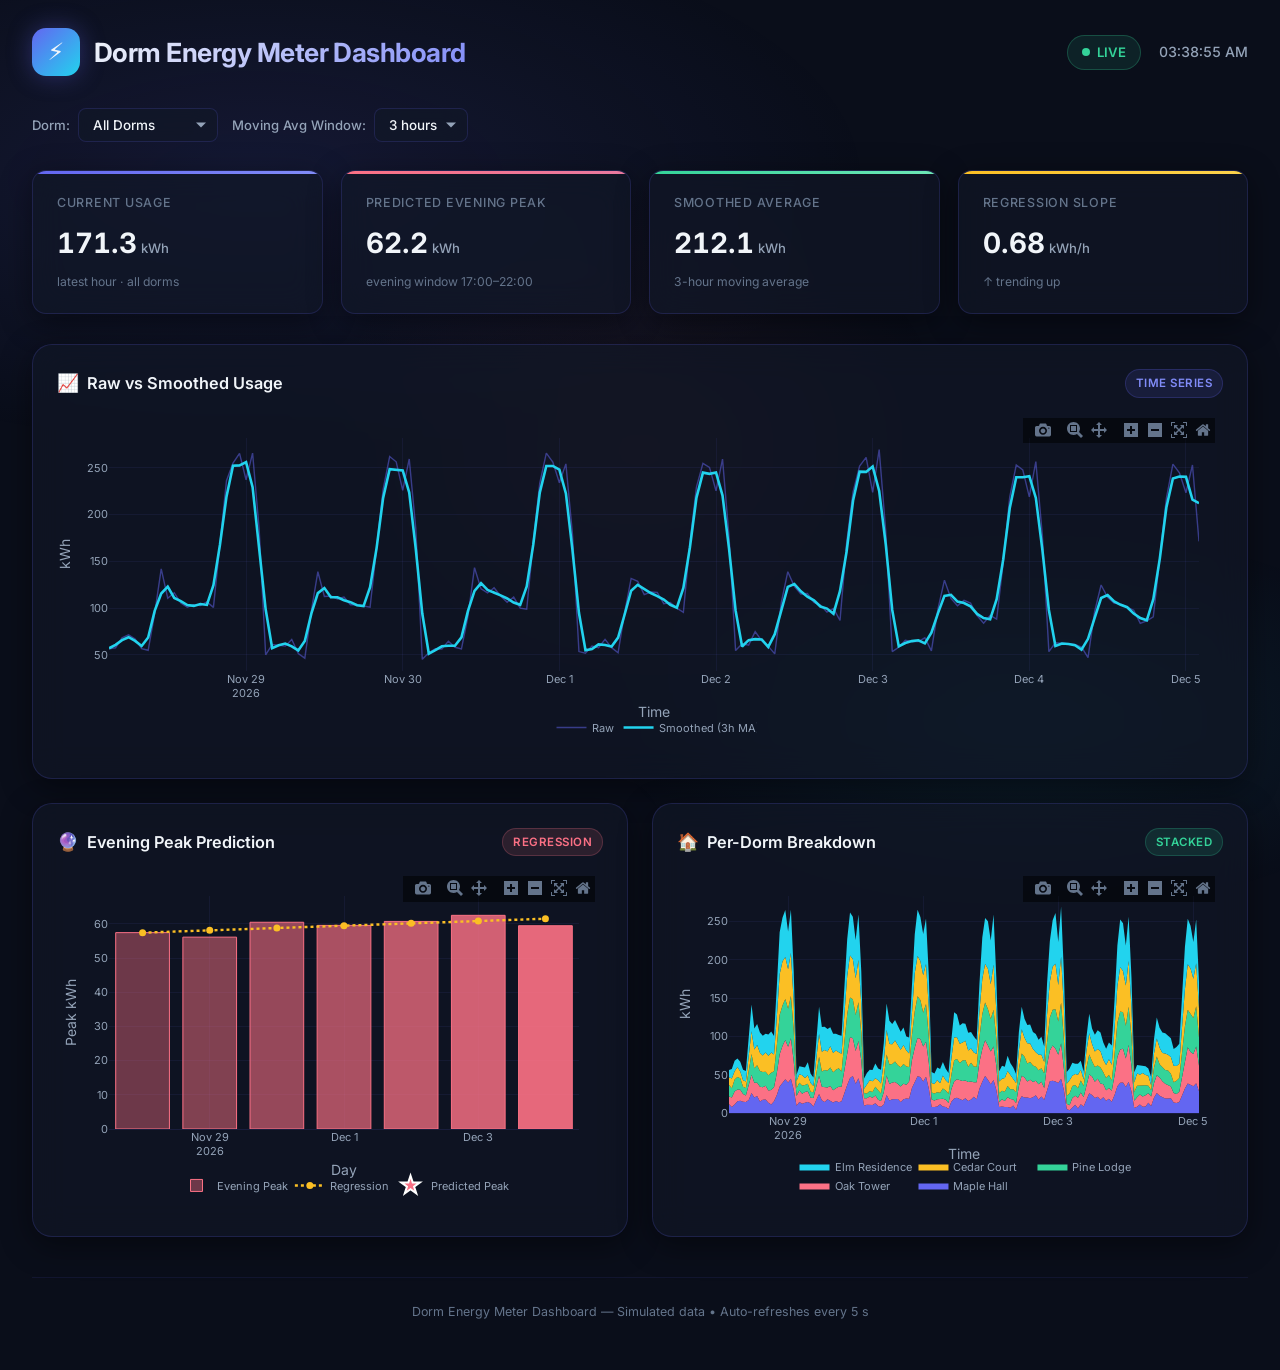
<file: week1/index.html>
<!DOCTYPE html>
<html lang="en">
<head>
  <meta charset="UTF-8" />
  <meta name="viewport" content="width=device-width, initial-scale=1.0" />
  <meta name="description" content="Live dashboard for monitoring dorm electricity meter data with moving average smoothing and linear regression evening peak prediction." />
  <title>Dorm Energy Meter — Live Dashboard</title>
  <link rel="stylesheet" href="style.css" />
  <script src="https://cdn.plot.ly/plotly-2.27.0.min.js"></script>
</head>
<body>
  <div class="dashboard-wrapper">

    <!-- ===== Header ===== -->
    <header class="header">
      <div class="header-left">
        <div class="header-icon">⚡</div>
        <h1>Dorm Energy Meter Dashboard</h1>
      </div>
      <div class="header-right">
        <span class="live-badge"><span class="live-dot"></span> LIVE</span>
        <span id="clock">--:--:--</span>
      </div>
    </header>

    <!-- ===== Controls ===== -->
    <div class="controls-row">
      <div class="control-group">
        <label for="dormSelect">Dorm:</label>
        <select id="dormSelect" class="control-select">
          <option value="all">All Dorms</option>
          <option value="0">Maple Hall</option>
          <option value="1">Oak Tower</option>
          <option value="2">Pine Lodge</option>
          <option value="3">Cedar Court</option>
          <option value="4">Elm Residence</option>
        </select>
      </div>
      <div class="control-group">
        <label for="maWindow">Moving Avg Window:</label>
        <select id="maWindow" class="control-select">
          <option value="3" selected>3 hours</option>
          <option value="5">5 hours</option>
          <option value="7">7 hours</option>
        </select>
      </div>
    </div>

    <!-- ===== Stat Cards ===== -->
    <section class="stats-grid">
      <div class="stat-card" id="statCurrent">
        <div class="stat-label">Current Usage</div>
        <div><span class="stat-value" id="valCurrent">--</span><span class="stat-unit">kWh</span></div>
        <div class="stat-sub" id="subCurrent">across all dorms</div>
      </div>
      <div class="stat-card" id="statPeak">
        <div class="stat-label">Predicted Evening Peak</div>
        <div><span class="stat-value" id="valPeak">--</span><span class="stat-unit">kWh</span></div>
        <div class="stat-sub" id="subPeak">via linear regression</div>
      </div>
      <div class="stat-card" id="statSmoothed">
        <div class="stat-label">Smoothed Average</div>
        <div><span class="stat-value" id="valSmoothed">--</span><span class="stat-unit">kWh</span></div>
        <div class="stat-sub" id="subSmoothed">moving average</div>
      </div>
      <div class="stat-card" id="statSlope">
        <div class="stat-label">Regression Slope</div>
        <div><span class="stat-value" id="valSlope">--</span><span class="stat-unit">kWh/h</span></div>
        <div class="stat-sub" id="subSlope">evening trend</div>
      </div>
    </section>

    <!-- ===== Charts ===== -->
    <section class="charts-grid">
      <div class="chart-panel">
        <div class="chart-header">
          <span class="chart-title"><span class="icon">📈</span> Raw vs Smoothed Usage</span>
          <span class="chart-badge badge-blue">Time Series</span>
        </div>
        <div class="chart-container" id="chartRawSmoothed"></div>
      </div>
    </section>

    <section class="charts-split">
      <div class="chart-panel">
        <div class="chart-header">
          <span class="chart-title"><span class="icon">🔮</span> Evening Peak Prediction</span>
          <span class="chart-badge badge-rose">Regression</span>
        </div>
        <div class="chart-container" id="chartPeakPred"></div>
      </div>
      <div class="chart-panel">
        <div class="chart-header">
          <span class="chart-title"><span class="icon">🏠</span> Per-Dorm Breakdown</span>
          <span class="chart-badge badge-green">Stacked</span>
        </div>
        <div class="chart-container" id="chartDormBreak"></div>
      </div>
    </section>

    <!-- ===== Footer ===== -->
    <footer class="footer">
      Dorm Energy Meter Dashboard &mdash; Simulated data &bull; Auto-refreshes every 5 s
    </footer>
  </div>

  <script src="app.js"></script>
</body>
</html>
</file>
<file: week1/style.css>
/* ============================================
   Dorm Energy Meter Dashboard — Premium Dark Theme
   ============================================ */

@import url('https://fonts.googleapis.com/css2?family=Inter:wght@300;400;500;600;700;800&display=swap');

/* ---------- CSS Custom Properties ---------- */
:root {
  --bg-primary: #0a0e1a;
  --bg-secondary: #111827;
  --bg-card: rgba(17, 24, 39, 0.65);
  --bg-card-hover: rgba(30, 41, 59, 0.75);
  --glass-border: rgba(99, 102, 241, 0.18);
  --glass-shadow: 0 8px 32px rgba(0, 0, 0, 0.45);
  --accent-primary: #6366f1;
  --accent-secondary: #818cf8;
  --accent-glow: rgba(99, 102, 241, 0.35);
  --accent-green: #34d399;
  --accent-amber: #fbbf24;
  --accent-rose: #fb7185;
  --accent-cyan: #22d3ee;
  --text-primary: #f1f5f9;
  --text-secondary: #94a3b8;
  --text-muted: #64748b;
  --radius-sm: 8px;
  --radius-md: 14px;
  --radius-lg: 20px;
  --transition-fast: 0.2s cubic-bezier(0.4, 0, 0.2, 1);
  --transition-smooth: 0.35s cubic-bezier(0.4, 0, 0.2, 1);
}

/* ---------- Reset & Base ---------- */
*, *::before, *::after { box-sizing: border-box; margin: 0; padding: 0; }

html { scroll-behavior: smooth; }

body {
  font-family: 'Inter', system-ui, -apple-system, sans-serif;
  background: var(--bg-primary);
  color: var(--text-primary);
  min-height: 100vh;
  line-height: 1.6;
  overflow-x: hidden;
}

/* Animated gradient mesh background */
body::before {
  content: '';
  position: fixed;
  inset: 0;
  background:
    radial-gradient(ellipse 80% 50% at 20% 20%, rgba(99, 102, 241, 0.12) 0%, transparent 60%),
    radial-gradient(ellipse 60% 40% at 80% 80%, rgba(34, 211, 238, 0.08) 0%, transparent 55%),
    radial-gradient(ellipse 50% 60% at 50% 50%, rgba(251, 113, 133, 0.06) 0%, transparent 50%);
  pointer-events: none;
  z-index: 0;
  animation: meshShift 20s ease-in-out infinite alternate;
}

@keyframes meshShift {
  0%   { opacity: 0.7; }
  50%  { opacity: 1; }
  100% { opacity: 0.7; }
}

/* ---------- Layout ---------- */
.dashboard-wrapper {
  position: relative;
  z-index: 1;
  max-width: 1420px;
  margin: 0 auto;
  padding: 28px 32px 48px;
}

/* ---------- Header ---------- */
.header {
  display: flex;
  align-items: center;
  justify-content: space-between;
  flex-wrap: wrap;
  gap: 16px;
  margin-bottom: 32px;
}

.header-left { display: flex; align-items: center; gap: 14px; }

.header-icon {
  width: 48px;
  height: 48px;
  border-radius: var(--radius-md);
  background: linear-gradient(135deg, var(--accent-primary), var(--accent-cyan));
  display: grid;
  place-items: center;
  font-size: 24px;
  box-shadow: 0 0 24px var(--accent-glow);
}

.header h1 {
  font-size: 1.65rem;
  font-weight: 700;
  letter-spacing: -0.02em;
  background: linear-gradient(135deg, var(--text-primary), var(--accent-secondary));
  -webkit-background-clip: text;
  -webkit-text-fill-color: transparent;
  background-clip: text;
}

.header-right {
  display: flex;
  align-items: center;
  gap: 18px;
}

.live-badge {
  display: flex;
  align-items: center;
  gap: 7px;
  font-size: 0.82rem;
  font-weight: 600;
  color: var(--accent-green);
  background: rgba(52, 211, 153, 0.1);
  padding: 6px 14px;
  border-radius: 999px;
  border: 1px solid rgba(52, 211, 153, 0.25);
}

.live-dot {
  width: 8px;
  height: 8px;
  border-radius: 50%;
  background: var(--accent-green);
  animation: livePulse 1.5s ease-in-out infinite;
}

@keyframes livePulse {
  0%, 100% { box-shadow: 0 0 0 0 rgba(52, 211, 153, 0.55); }
  50%       { box-shadow: 0 0 0 6px rgba(52, 211, 153, 0); }
}

#clock {
  font-size: 0.88rem;
  font-weight: 500;
  color: var(--text-secondary);
  font-variant-numeric: tabular-nums;
}

/* ---------- Controls Row ---------- */
.controls-row {
  display: flex;
  align-items: center;
  flex-wrap: wrap;
  gap: 14px;
  margin-bottom: 28px;
}

.control-group {
  display: flex;
  align-items: center;
  gap: 8px;
}

.control-group label {
  font-size: 0.82rem;
  font-weight: 500;
  color: var(--text-secondary);
}

.control-select {
  background: var(--bg-card);
  border: 1px solid var(--glass-border);
  color: var(--text-primary);
  font-family: inherit;
  font-size: 0.84rem;
  font-weight: 500;
  padding: 8px 14px;
  border-radius: var(--radius-sm);
  cursor: pointer;
  backdrop-filter: blur(12px);
  transition: border-color var(--transition-fast), box-shadow var(--transition-fast);
  appearance: none;
  -webkit-appearance: none;
  background-image: url("data:image/svg+xml,%3Csvg xmlns='http://www.w3.org/2000/svg' width='12' height='12' fill='%2394a3b8'%3E%3Cpath d='M6 8.5L1 3.5h10z'/%3E%3C/svg%3E");
  background-repeat: no-repeat;
  background-position: right 10px center;
  padding-right: 30px;
}

.control-select:focus {
  outline: none;
  border-color: var(--accent-primary);
  box-shadow: 0 0 0 3px var(--accent-glow);
}

/* ---------- Stat Cards ---------- */
.stats-grid {
  display: grid;
  grid-template-columns: repeat(auto-fit, minmax(220px, 1fr));
  gap: 18px;
  margin-bottom: 30px;
}

.stat-card {
  position: relative;
  background: var(--bg-card);
  border: 1px solid var(--glass-border);
  border-radius: var(--radius-md);
  padding: 22px 24px;
  backdrop-filter: blur(16px);
  -webkit-backdrop-filter: blur(16px);
  box-shadow: var(--glass-shadow);
  transition: transform var(--transition-smooth), border-color var(--transition-smooth);
  overflow: hidden;
}

.stat-card::before {
  content: '';
  position: absolute;
  top: 0;
  left: 0;
  right: 0;
  height: 3px;
  border-radius: var(--radius-md) var(--radius-md) 0 0;
}

.stat-card:nth-child(1)::before { background: linear-gradient(90deg, var(--accent-primary), var(--accent-secondary)); }
.stat-card:nth-child(2)::before { background: linear-gradient(90deg, var(--accent-rose), #e879a0); }
.stat-card:nth-child(3)::before { background: linear-gradient(90deg, var(--accent-green), #6ee7b7); }
.stat-card:nth-child(4)::before { background: linear-gradient(90deg, var(--accent-amber), #fcd34d); }

.stat-card:hover {
  transform: translateY(-3px);
  border-color: rgba(99, 102, 241, 0.35);
}

.stat-label {
  font-size: 0.78rem;
  font-weight: 500;
  color: var(--text-muted);
  text-transform: uppercase;
  letter-spacing: 0.06em;
  margin-bottom: 8px;
}

.stat-value {
  font-size: 1.75rem;
  font-weight: 700;
  color: var(--text-primary);
  font-variant-numeric: tabular-nums;
  transition: color var(--transition-fast);
}

.stat-unit {
  font-size: 0.82rem;
  font-weight: 500;
  color: var(--text-secondary);
  margin-left: 4px;
}

.stat-sub {
  font-size: 0.76rem;
  color: var(--text-muted);
  margin-top: 6px;
}

/* ---------- Chart Containers ---------- */
.charts-grid {
  display: grid;
  grid-template-columns: 1fr;
  gap: 24px;
}

.chart-panel {
  background: var(--bg-card);
  border: 1px solid var(--glass-border);
  border-radius: var(--radius-lg);
  padding: 24px;
  backdrop-filter: blur(16px);
  -webkit-backdrop-filter: blur(16px);
  box-shadow: var(--glass-shadow);
  transition: border-color var(--transition-smooth);
}

.chart-panel:hover {
  border-color: rgba(99, 102, 241, 0.3);
}

.chart-header {
  display: flex;
  align-items: center;
  justify-content: space-between;
  margin-bottom: 16px;
}

.chart-title {
  font-size: 1.02rem;
  font-weight: 600;
  color: var(--text-primary);
  display: flex;
  align-items: center;
  gap: 8px;
}

.chart-title .icon { font-size: 1.1rem; }

.chart-badge {
  font-size: 0.72rem;
  font-weight: 600;
  padding: 4px 10px;
  border-radius: 999px;
  text-transform: uppercase;
  letter-spacing: 0.04em;
}

.badge-blue {
  color: var(--accent-secondary);
  background: rgba(99, 102, 241, 0.12);
  border: 1px solid rgba(99, 102, 241, 0.22);
}

.badge-rose {
  color: var(--accent-rose);
  background: rgba(251, 113, 133, 0.12);
  border: 1px solid rgba(251, 113, 133, 0.22);
}

.badge-green {
  color: var(--accent-green);
  background: rgba(52, 211, 153, 0.12);
  border: 1px solid rgba(52, 211, 153, 0.22);
}

.chart-container {
  width: 100%;
  min-height: 340px;
}

/* Two-column grid for bottom charts */
.charts-split {
  display: grid;
  grid-template-columns: 1fr 1fr;
  gap: 24px;
  margin-top: 24px;
}

/* ---------- Footer ---------- */
.footer {
  text-align: center;
  margin-top: 40px;
  padding-top: 24px;
  border-top: 1px solid rgba(99, 102, 241, 0.1);
  font-size: 0.78rem;
  color: var(--text-muted);
}

/* ---------- Responsive ---------- */
@media (max-width: 900px) {
  .charts-split {
    grid-template-columns: 1fr;
  }
  .dashboard-wrapper {
    padding: 18px 14px 36px;
  }
}

@media (max-width: 600px) {
  .header { flex-direction: column; align-items: flex-start; }
  .stats-grid { grid-template-columns: 1fr 1fr; }
  .header h1 { font-size: 1.25rem; }
}

/* ---------- Plotly overrides (dark bg) ---------- */
.js-plotly-plot .plotly .modebar { right: 8px !important; top: 4px !important; }
.js-plotly-plot .plotly .modebar-btn path { fill: var(--text-muted) !important; }
.js-plotly-plot .plotly .modebar-btn:hover path { fill: var(--accent-secondary) !important; }
</file>
